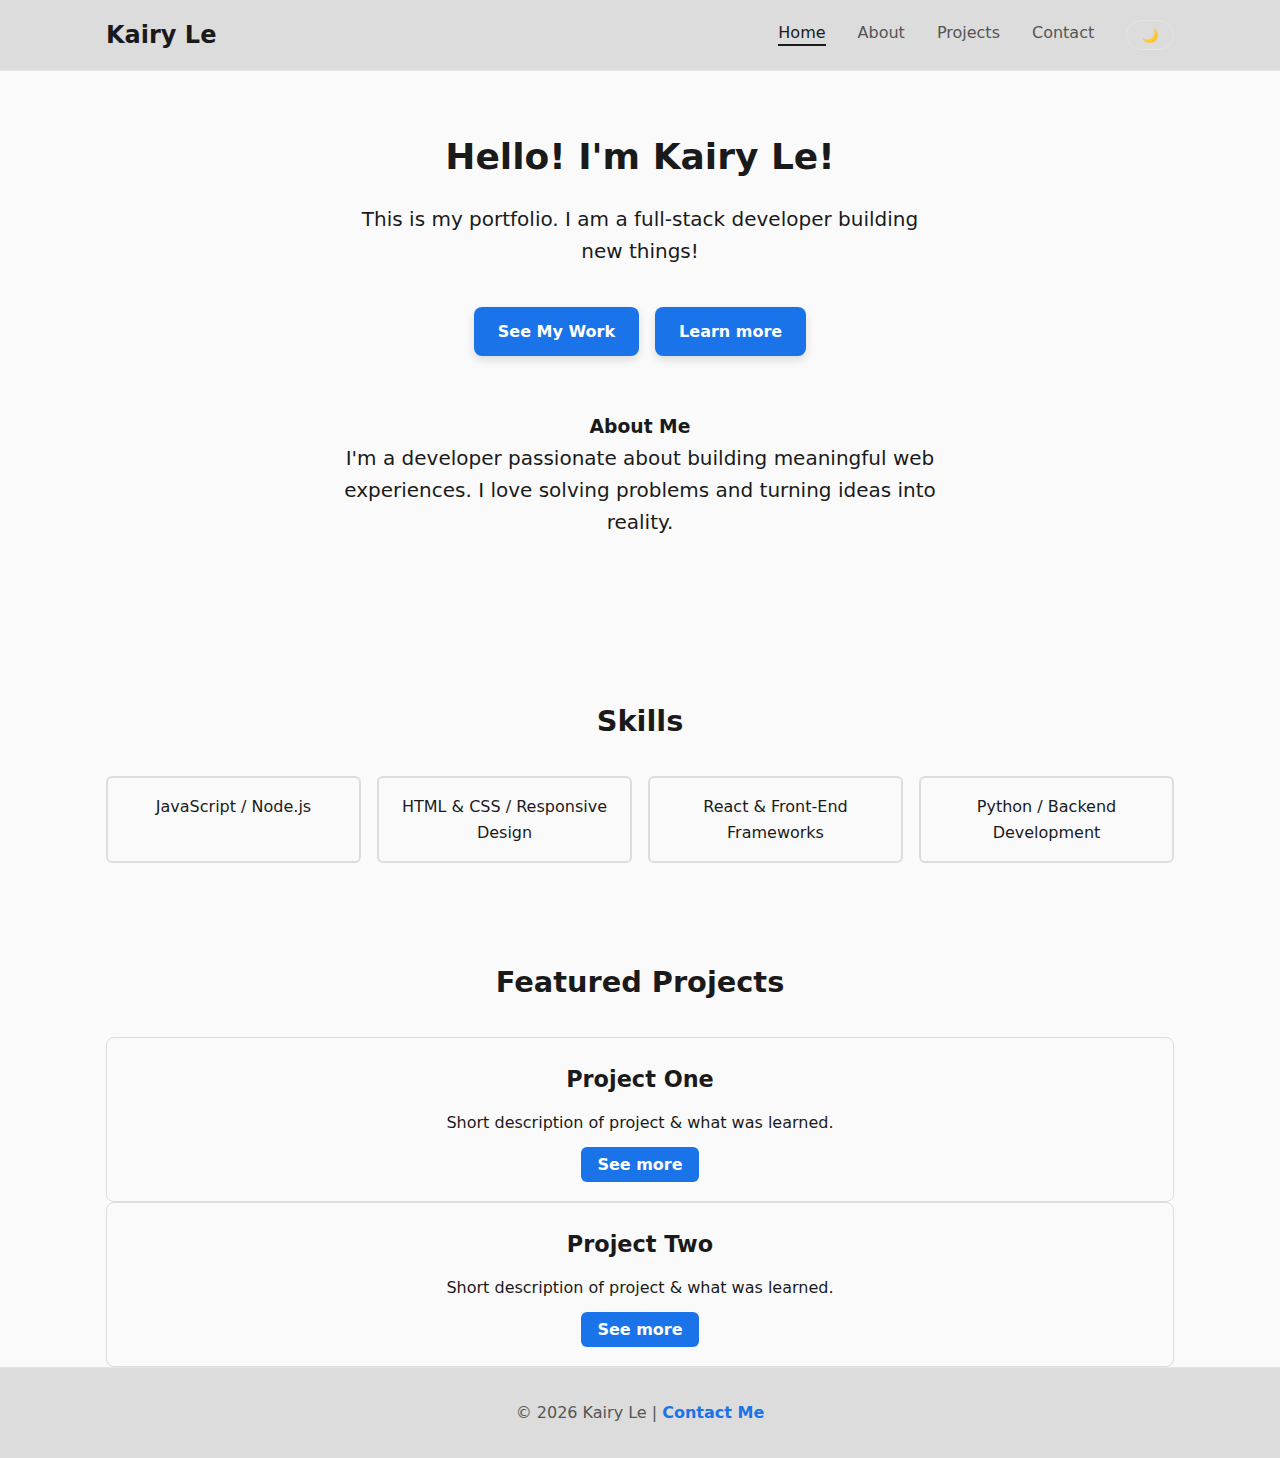
<file: index.html>
<!DOCTYPE html>

<html lang="en">
<head>
    <meta charset="UTF-8">
    <meta name="viewport" content="width=device-width, initial-scale=1.0" >
    <title>Kairy Le | Portfolio</title>

    <!--Meta-->
    <meta name="description" content="Personal portfolio of Kairy Le - developer, creator, builder.">
    <link rel="stylesheet" href="stylesheet.css">
    <script src="/sricpt.js" defer></script>
</head>

<!--Header and Navigation-->
<body>
    <header>
        <nav>
            <div class="container">
                <h1 class="logo">Kairy Le</h1>
                <ul class="nav-links">
                    <li><a href="index.html" class="active">Home</a></li>
                    <li><a href="about.html">About</a></li>
                    <li><a href="projects.html">Projects</a></li>
                    <li><a href="contact.html">Contact</a></li>
                    <li><button class="theme-toggle" aria-label="Toggle dark mode" aria-pressed="false" type="button">🌙</button></li>
                </ul>
            </div>
        </nav>
    </header>

<!--Hero Section-->
    <section class="hero">
        <div class="container">
            <h2>Hello! I'm Kairy Le!</h2>
            <p>This is my portfolio. I am a full-stack developer building new things!</p>
            <div class="hero-button">
                <a href="projects.html" class="btn">See My Work</a>
                <a href="about.html" class="btn">Learn more</a>
            </div>
            <div class="hero-about">
                <h3>About Me</h3>            
                <p>I'm a developer passionate about building meaningful web experiences. I love solving problems and turning ideas into reality.</p>
            </div>
        </div>
    </section>

<!--Skills Section-->
    <section class="skills">
        <div class="container">
            <h3>Skills</h3>
            <ul>
                <li>JavaScript / Node.js</li>
                <li>HTML & CSS / Responsive Design</li>
                <li>React & Front-End Frameworks</li>
                <li>Python / Backend Development</li>
            </ul>
        </div>
    </section>

<!--Featured Projects (Give content later down the road)-->
    <section class="featured-projects">
        <div class="container">
            <h3>Featured Projects</h3>
            <div class="procject-grid">
                <div class="project-card">
                    <h4>Project One</h4>
                    <p>Short description of project & what was learned.</p>
                    <a href="projects.html">See more</a>
                </div>
                <div class="project-card">
                    <h4>Project Two</h4>
                    <p>Short description of project & what was learned.</p>
                    <a href="projects.html">See more</a>
                </div>
            </div>
        </div>
    </section>

<!--Footer-->
    <footer>
        <div class="container">
            <p>© 2026 Kairy Le | <a href="contact.html">Contact Me</a></p>
        </div>
    </footer>
</body>
</html>
</file>
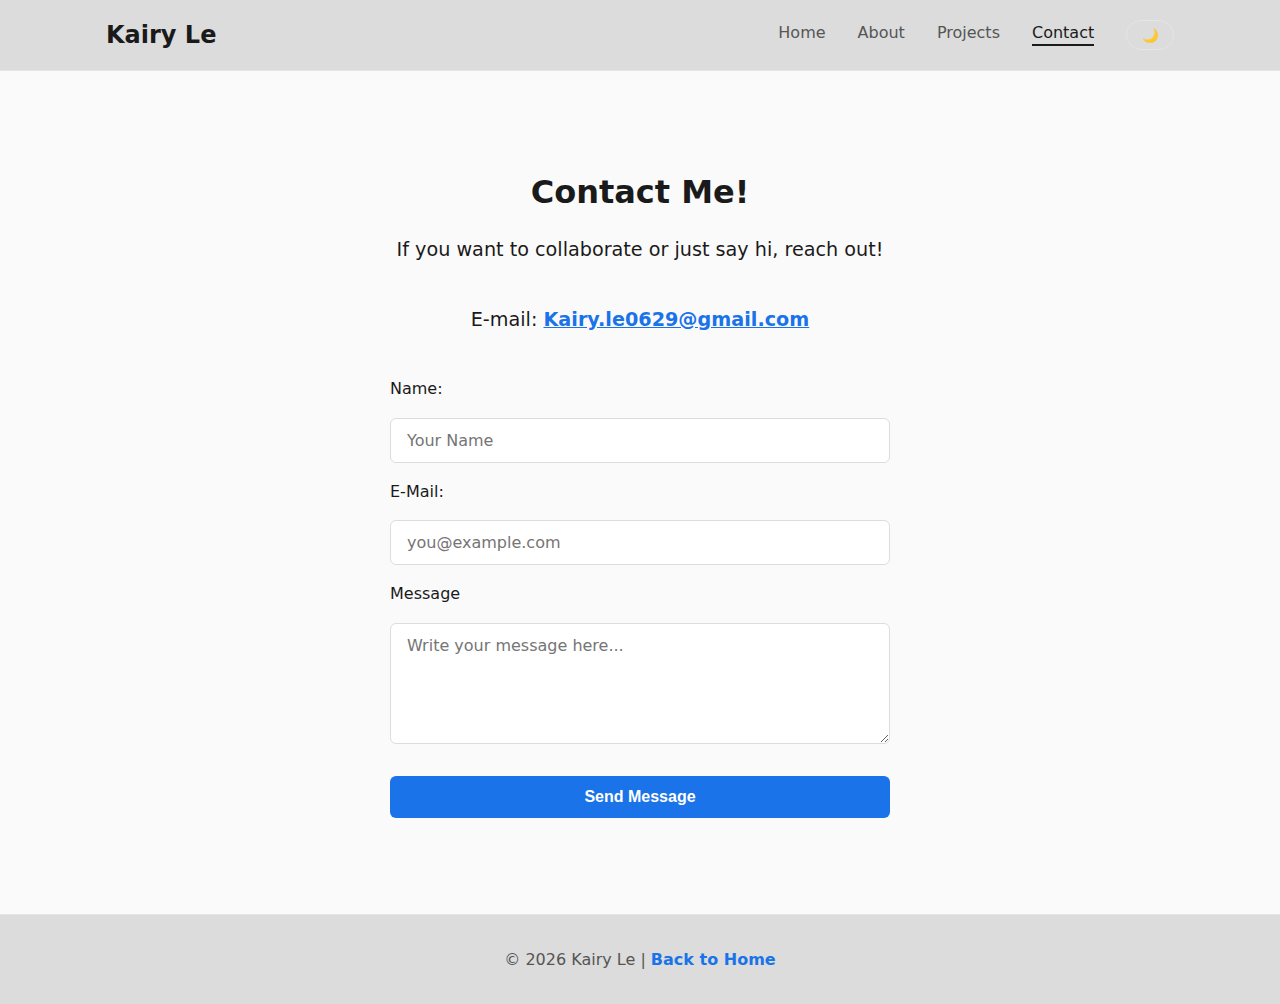
<file: contact.html>
<!DOCTYPE html>
<html lang="en">
    <head>
        <meta charset="UTF-8">
        <meta name="viewport" content="width=device-width, initial-scale=1.0">
        <meta name="description" content="Contact Kairy Le - reach out for collaborations or inquiries.">
        <title>Contact | Kairy Le</title>

        <link rel="stylesheet" href="stylesheet.css">
        <script src="sricpt.js" defer></script>
    </head>
    <body>
        
    <!--Header and Navigation-->
        <header>
            <nav>
                <div class="container">
                    <h1 class="logo">Kairy Le</h1>
                    <ul class="nav-links">
                        <li><a href="index.html">Home</a></li>
                        <li><a href="about.html">About</a></li>
                        <li><a href="projects.html">Projects</a></li>
                        <li><a href="contact.html" class="active">Contact</a></li>
                        <li><button class="theme-toggle" aria-label="Toggle dark mode" aria-pressed="false" type="button">🌙</button></li>

                    </ul>
                </div>
            </nav>
        </header>

<!--Contact Section-->
        <section class="contact">
            <h2>Contact Me!</h2>
            <p>If you want to collaborate or just say hi, reach out!</p>

<!--Contact Info-->
            <div class="contact-info">
                <p>E-mail: <a href="mailto:Kairy.le0629@gmail.com">Kairy.le0629@gmail.com</a></p>
            </div>

<!--Contact Form-->
            <form class="contact-form" action="#" method="POST">
                <label for="name">Name:</label>
                <input id="name" name="name" type="text" placeholder="Your Name" required>
                <label for="email">E-Mail:</label>
                <input type="text" id="email" name="email" placeholder='you@example.com' required>
                <label for="message">Message</label>
                <textarea id="message" name="message" rows="5" placeholder="Write your message here..." required></textarea>
                <button type="submit">Send Message</button>
            </form>
        </section>

<!--Footer-->
        <footer>
            <p>© 2026 Kairy Le | <a href="index.html">Back to Home</a></p>
        </footer>
    </body>
</html>
</file>
<file: stylesheet.css>
:root {
    color-scheme: light;
    --bg: #fafafa;
    --text: #1a1a1a;
    --muted: #555;
    --nav-bg: gainsboro;
    --surface: #fff;
    --border: #e5e5e5;
    --card-border: #ddd;
    --footer-bg: gainsboro;
    --accent: #1a73e8;
    --accent-hover: #1558b0;
    --shadow-soft: rgba(0, 0, 0, 0.12);
    --shadow-strong: rgba(0, 0, 0, 0.18);
    --input-bg: #ffffff;
    --theme-toggle-bg: #f1f1f1;
    --theme-toggle-text: #1a1a1a;
}

[data-theme='dark'] {
    color-scheme: dark;
    --bg: #0f172a;
    --text: #f8fafc;
    --muted: #cbd5f5;
    --nav-bg: #111827;
    --surface: #111827;
    --border: #1f2937;
    --card-border: #334155;
    --footer-bg: #111827;
    --accent: #60a5fa;
    --accent-hover: #3b82f6;
    --shadow-soft: rgba(0, 0, 0, 0.45);
    --shadow-strong: rgba(0, 0, 0, 0.55);
    --input-bg: #0b1220;
    --theme-toggle-bg: #1f2937;
    --theme-toggle-text: #f8fafc;
}

* {
    margin: 0;
    padding: 0;
    box-sizing: border-box;
}

html {
    font-size: 16px;
}

body {
    font-family: system-ui, sans-serif;
    font-size: 16px;
    line-height: 1.6;
    background-color: var(--bg);
    color: var(--text);
}

.container {
    max-width: 1100px;
    padding: 0 1rem;
    margin: 0 auto;
}

/* Nav background full width */
nav {
  background-color: var(--nav-bg);
  border-bottom: 1px solid var(--border);
}

/* Center content, flex alignment */
nav .container {
  margin: 0 auto;
  padding: 1rem;
  display: flex;
  justify-content: space-between;
  align-items: center;
}

/* Logo styling */
.logo {
  font-size: 1.5rem;
  font-weight: 700;
}

/* Nav links styling */
.nav-links {
  list-style: none;
  display: flex;
  gap: 2rem; /* space between links */
}

.nav-links a {
  text-decoration: none;
  color: var(--muted);
  font-weight: 500;
  transition: color 0.2s ease;
}

.nav-links a:hover {
  color: var(--text);
}

.nav-links a.active {
  color: var(--text);
  border-bottom: 2px solid var(--text);
  padding-bottom: 2px;
}

.theme-toggle {
    border: 1px solid var(--border);
    background: var var(--theme-toggle-bg);
    padding: 0.4rem 0.9rem;
    border-radius: 999px;
    font-weight: 600;
    cursor: pointer;
    transition: background-color 0.2s ease, transform 0.2 ease;
}

.theme-toggle:hover {
    transform: translateY(-1px);
}

.hero {
    padding: 4rem 0; /* top and bottom spacing*/ 
}

.hero .container {
    display: flex;
    flex-direction: column;
    gap: 1.5rem;
    align-items: center;
    text-align: center; /*Centers the text and makes it look nicer rather than starting left*/
}

.hero h2 {
    font-size: 2.25rem;
    font-weight: 700;
    line-height: 1.2;
}

.hero p { 
    max-width: 600px; /*Prevents text from stretching too far*/
    font-size: 1.25rem;
    gap: 1.6;
}

.hero-button { 
    display: flex;
    justify-content: center;
    gap: 1rem;
    margin-top: 1rem;
}

.hero-button .btn {
    padding: 0.75rem 1.5rem;
    background-color: var(--accent);
    color: white;
    font-weight: 700;
    border-radius: 0.5rem;
    text-decoration: none;
    transition: 
        background-color 0.3s ease,
        transform 0.2s ease,
        box-shadow 0.2s ease;
    box-shadow: 0 4px 10px var(--shadow-soft);
}

.hero-button .btn:hover {
    background-color: var(--accent-hover);
    cursor: pointer;
    transform: translateY(-2px);
    box-shadow: 0 6px 14px var(--shadow-strong);
}

.hero-about {
    max-width: 600px;
    margin-top: 2rem;
}

.skills {
    padding: 6rem 1.5rem;
}

.skills h3 {
    font-size: 1.8rem;
    margin-bottom: 2rem;
    text-align: center;
}

.skills ul {
    list-style: none;
    padding: 0;
    margin: 0;
    display: grid;
    grid-template-columns: repeat(auto-fit, minmax(250px, 1fr));
    gap: 1rem;
}

.skills li {
    padding: 1rem;
    border: 2px solid var(--card-border);
    border-radius: 6px;
    text-align: center;
    font-weight: 500;
    transition: transform 0.2s ease, box-shadow 0.2s ease;
}

.skills li:hover {
    box-shadow: 0 4px 12px var(--shadow-soft);
    transform: translateY(-4px);
    cursor: default;
}

.featured-projects {
    padding: 6rem 1.5 rem;
}

.featured-projects h3 { 
    font-size: 1.8rem;
    margin-bottom: 2rem;
    text-align: center;
}

.project-grid {
    display: grid;
    grid-template-columns: repeat(auto-fit, minmax (280px, 1fr));
    gap: 1.5rem;
}

.project-card {
    padding: 1.5rem;
    border: 1px solid var(--card-border);
    border-radius: 8px;
    text-align: center;
    transition: transform 0.2s ease, box-shadow 0.2s ease;
}

.project-card h4 {
    font-size: 1.4rem;
    margin-bottom: 0.75rem;
}

.project-card p {
    font-size: 1rem;
    margin-bottom: 1rem;
}

.project-card a { 
    text-decoration: none;
    color: white;
    font-weight: 600;
    background-color: var(--accent);
    padding: 0.5rem 1rem;
    border-radius: 6px;
    transition: background-color 0.2s ease;
}

.project-card a:hover {
    background-color: var(--accent-hover);
}

.project-card:hover {
    transform: translateY(-4px);
    box-shadow: 0 4px 12px var(--shadow-soft);
}

footer {
    background-color: var(--footer-bg);
    padding: 2rem 1.5rem;
    border-top: 1px solid var(--border);
    text-align: center;
}

footer p {
    font-size: 1rem;
    color: var(--muted);
}

footer a {
    color: var(--accent);
    text-decoration: none;
    font-weight: 600;
    transition: color 0.2s ease;
}

footer a:hover {
    color: var(--accent-hover);
}

.contact {
    padding: 6rem 1.5rem;
    text-align: center;
}

.contact h2 {
    font-size: 2rem;
    margin-bottom: 1rem;
}

.contact p { 
    font-size: 1.2rem;
    max-width: 600px;
    margin: 0 auto 2.5rem;
}

.contact-info a {
    color: var(--accent);
    font-weight: 600;
}

.contact-info a:hover {
    color: var(--accent-hover);
}

.contact-form {
    max-width: 500px;
    margin: 0 auto;
    display: flex;
    flex-direction: column;
    gap: 1rem;
    text-align: left;
}

.contact-form input,
.contact-form textarea {
    padding: 0.75rem 1rem;
    font-size: 1rem;
    font-family: inherit;
    border: 1px solid var(--card-border);
    border-radius: 6px;
    width: 100%;
    box-sizing: border-box;
    background-color: var(--input-bg);
    color: var(--text);
}

.contact-form input:focus,
.contact-form textarea:focus {
    outline: none;
    border-color: var(--accent);
}

.contact-form button{
    margin-top: 1rem;
    padding: 0.75rem 1.5rem;
    font-size: 1rem;
    font-weight: 700;
    color: white;
    background-color: var(--accent);
    border: none;
    border-radius: 6px; 
    cursor: pointer;
    transition: background-color 0.2s ease, transform 0.2s ease; 
}

.contact-form button:hover {
    background-color: var(--accent-hover);
    transform: translateY(-2px);
}
</file>
